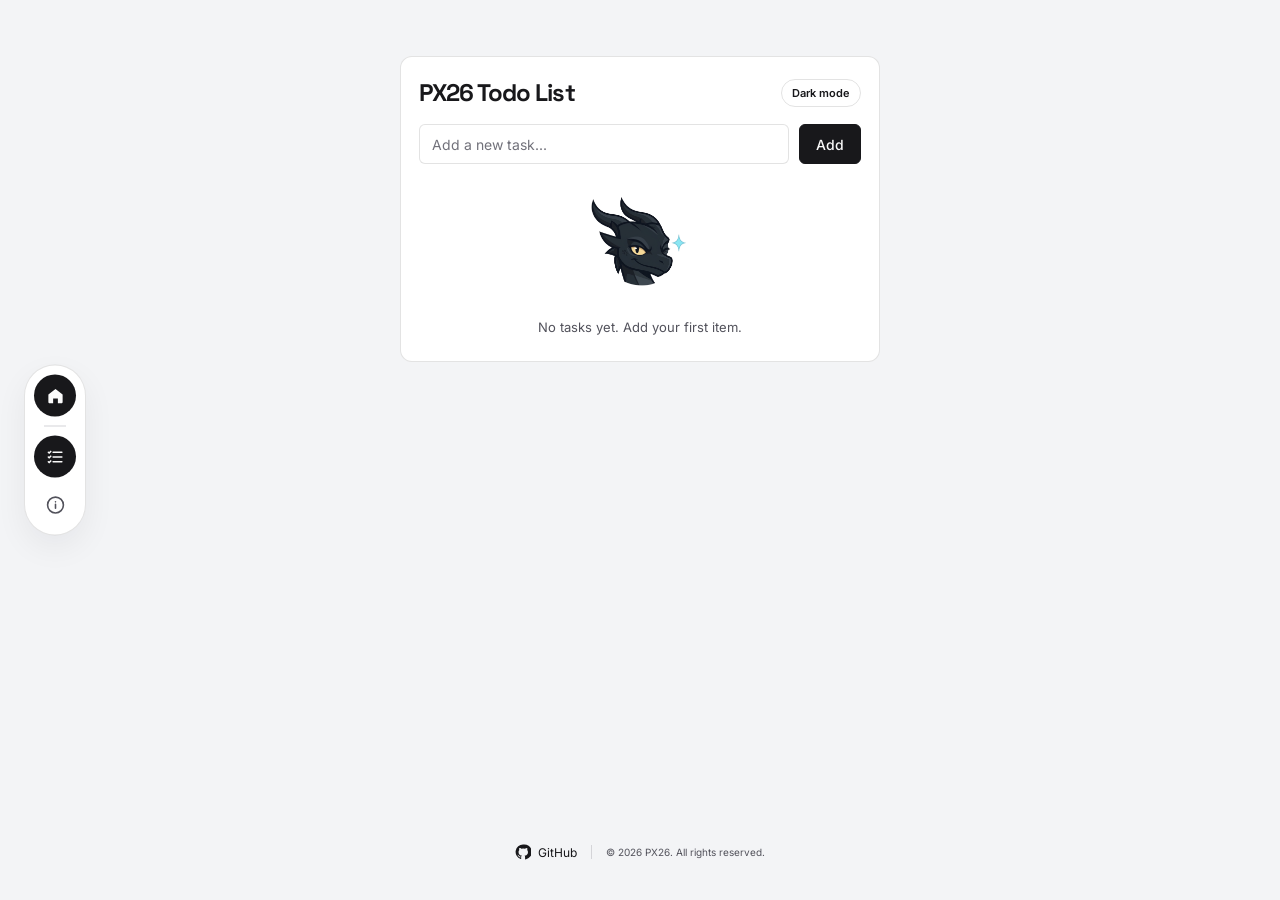
<file: index.html>
<!DOCTYPE html>
<html lang="en">
<head>
    <meta charset="UTF-8">
    <meta name="viewport" content="width=device-width, initial-scale=1.0">
    <title>PX26 Todo List</title>
    <link rel="preconnect" href="https://fonts.googleapis.com">
    <link rel="preconnect" href="https://fonts.gstatic.com" crossorigin>
    <link href="https://fonts.googleapis.com/css2?family=Inter:wght@400;500;600;700&family=Space+Grotesk:wght@500;600;700&display=swap" rel="stylesheet">
    <link rel="stylesheet" href="style.css">
</head>
<body data-theme="light">
    <main class="todo-container">
        <div class="todo-header">
            <h1>PX26 Todo List</h1>
            <button id="theme-toggle" class="theme-toggle" type="button" aria-label="Toggle theme" aria-pressed="false">
                <span class="theme-toggle-label">Dark mode</span>
            </button>
        </div>
        <form class="input-section" id="todo-form">
            <input type="text" id="todo-input" placeholder="Add a new task..." aria-label="New task" required>
            <button id="add-btn" type="submit">Add</button>
        </form>
        <section class="todo-tools" id="todo-tools" aria-label="Find and filter tasks" hidden>
            <label class="todo-search">
                <svg viewBox="0 0 24 24" fill="none" stroke="currentColor" stroke-width="2" stroke-linecap="round" aria-hidden="true">
                    <circle cx="11" cy="11" r="7"></circle>
                    <path d="m16 16 4 4"></path>
                </svg>
                <input id="todo-search" type="search" placeholder="Search tasks..." aria-label="Search tasks">
            </label>
            <div class="todo-filters" role="group" aria-label="Filter tasks">
                <button class="todo-filter is-active" type="button" data-filter="all" aria-pressed="true">
                    All <span class="todo-filter-count" id="todo-count-all">0</span>
                </button>
                <button class="todo-filter" type="button" data-filter="active" aria-pressed="false">
                    Active <span class="todo-filter-count" id="todo-count-active">0</span>
                </button>
                <button class="todo-filter" type="button" data-filter="done" aria-pressed="false">
                    Done <span class="todo-filter-count" id="todo-count-done">0</span>
                </button>
            </div>
            <div class="todo-view-toggle" role="group" aria-label="Task view">
                <button class="todo-view-button is-active" type="button" data-view="list" aria-pressed="true">List</button>
                <button class="todo-view-button" type="button" data-view="board" aria-pressed="false">Board</button>
            </div>
        </section>
        <ul id="todo-list" aria-live="polite">
            <li class="todo-empty-state" id="todo-empty-state">
                <img class="spark-mascot" src="assets/spark.png" alt="Spark, the PX26 dragon mascot">
                <span>No tasks yet. Add your first item.</span>
            </li>
        </ul>
        <div class="todo-no-results" id="todo-no-results" hidden>
            <img class="spark-search-mascot" src="assets/spark-search.png" alt="" aria-hidden="true">
            <span>No tasks match your search or filter.</span>
        </div>
        <p class="kanban-mobile-hint">Use the grip on a task card to drag it to another status.</p>
        <section class="kanban-board" id="kanban-board" aria-label="Task board" hidden>
            <section class="kanban-column" data-status="To Do" aria-label="To Do">
                <header class="kanban-column-header">
                    <h2>To Do</h2>
                    <span class="kanban-column-count">0</span>
                </header>
                <ul class="kanban-column-list" aria-label="Tasks to do"></ul>
                <p class="kanban-column-empty"><span class="kanban-drop-hint">Drop tasks here</span><span class="kanban-touch-hint">No tasks yet</span></p>
            </section>
            <section class="kanban-column" data-status="In Progress" aria-label="In Progress">
                <header class="kanban-column-header">
                    <h2>In Progress</h2>
                    <span class="kanban-column-count">0</span>
                </header>
                <ul class="kanban-column-list" aria-label="Tasks in progress"></ul>
                <p class="kanban-column-empty"><span class="kanban-drop-hint">Drop tasks here</span><span class="kanban-touch-hint">No tasks yet</span></p>
            </section>
            <section class="kanban-column" data-status="Done" aria-label="Done">
                <header class="kanban-column-header">
                    <h2>Done</h2>
                    <span class="kanban-column-count">0</span>
                </header>
                <ul class="kanban-column-list" aria-label="Completed tasks"></ul>
                <p class="kanban-column-empty"><span class="kanban-drop-hint">Drop tasks here</span><span class="kanban-touch-hint">No tasks yet</span></p>
            </section>
        </section>
    </main>
    <nav class="workspace-rail" aria-label="Workspace">
        <a class="workspace-rail__button workspace-rail__button--brand" href="index.html" aria-label="PX26 home" title="PX26 home">
            <svg viewBox="0 0 24 24" fill="currentColor" aria-hidden="true">
                <path d="M12 3 3 10v10a1 1 0 0 0 1 1h5v-6h6v6h5a1 1 0 0 0 1-1V10z"></path>
            </svg>
        </a>
        <span class="workspace-rail__separator" aria-hidden="true"></span>
        <a class="workspace-rail__button workspace-rail__button--active" href="index.html#todo-input" aria-label="Tasks" title="Tasks" aria-current="page">
            <svg viewBox="0 0 24 24" fill="none" stroke="currentColor" stroke-width="2" stroke-linecap="round" stroke-linejoin="round" aria-hidden="true">
                <path d="M9 6h11M9 12h11M9 18h11"></path>
                <path d="m3 6 1 1 2-2M3 12l1 1 2-2M3 18l1 1 2-2"></path>
            </svg>
        </a>
        <a class="workspace-rail__button" href="about.html" aria-label="About PX26" title="About PX26">
            <svg viewBox="0 0 24 24" fill="none" stroke="currentColor" stroke-width="2" stroke-linecap="round" stroke-linejoin="round" aria-hidden="true">
                <circle cx="12" cy="12" r="10"></circle>
                <path d="M12 11v5M12 8h.01"></path>
            </svg>
        </a>
    </nav>
    <footer class="site-footer">
        <a class="github-link" href="https://github.com/Timixx1/todo-list-px26" aria-label="PX26 Todo List on GitHub" target="_blank">
            <svg viewBox="0 0 24 24" aria-hidden="true">
                <path fill="currentColor"  d="M12 .9a11.1 11.1 0 0 0-3.51 21.63c.55.1.76-.24.76-.54v-2.08c-3.1.67-3.76-1.32-3.76-1.32-.5-1.28-1.23-1.62-1.23-1.62-1.01-.69.08-.68.08-.68 1.12.08 1.71 1.15 1.71 1.15 1 .1.77 2.03 3.6 1.44.1-.72.4-1.2.72-1.48-2.48-.28-5.09-1.24-5.09-5.52 0-1.22.44-2.22 1.15-3-.12-.28-.5-1.42.11-2.96 0 0 .94-.3 3.05 1.15a10.6 10.6 0 0 1 5.55 0c2.11-1.45 3.05-1.15 3.05-1.15.61 1.54.23 2.68.11 2.96.72.78 1.15 1.78 1.15 3.01 0 4.29-2.61 5.23-5.1 5.5.4.35.76 1.03.76 2.08v3.12c0 .3.2.65.77.54A11.1 11.1 0 0 0 12 .9Z" />
            </svg>
            <span>GitHub</span>
        </a>
        <span class="footer-divider" aria-hidden="true"></span>
        <small>© 2026 PX26. All rights reserved.</small>
    </footer>
    <script src="theme.js"></script>
    <script src="script.js"></script>
</body>
</html>
</file>
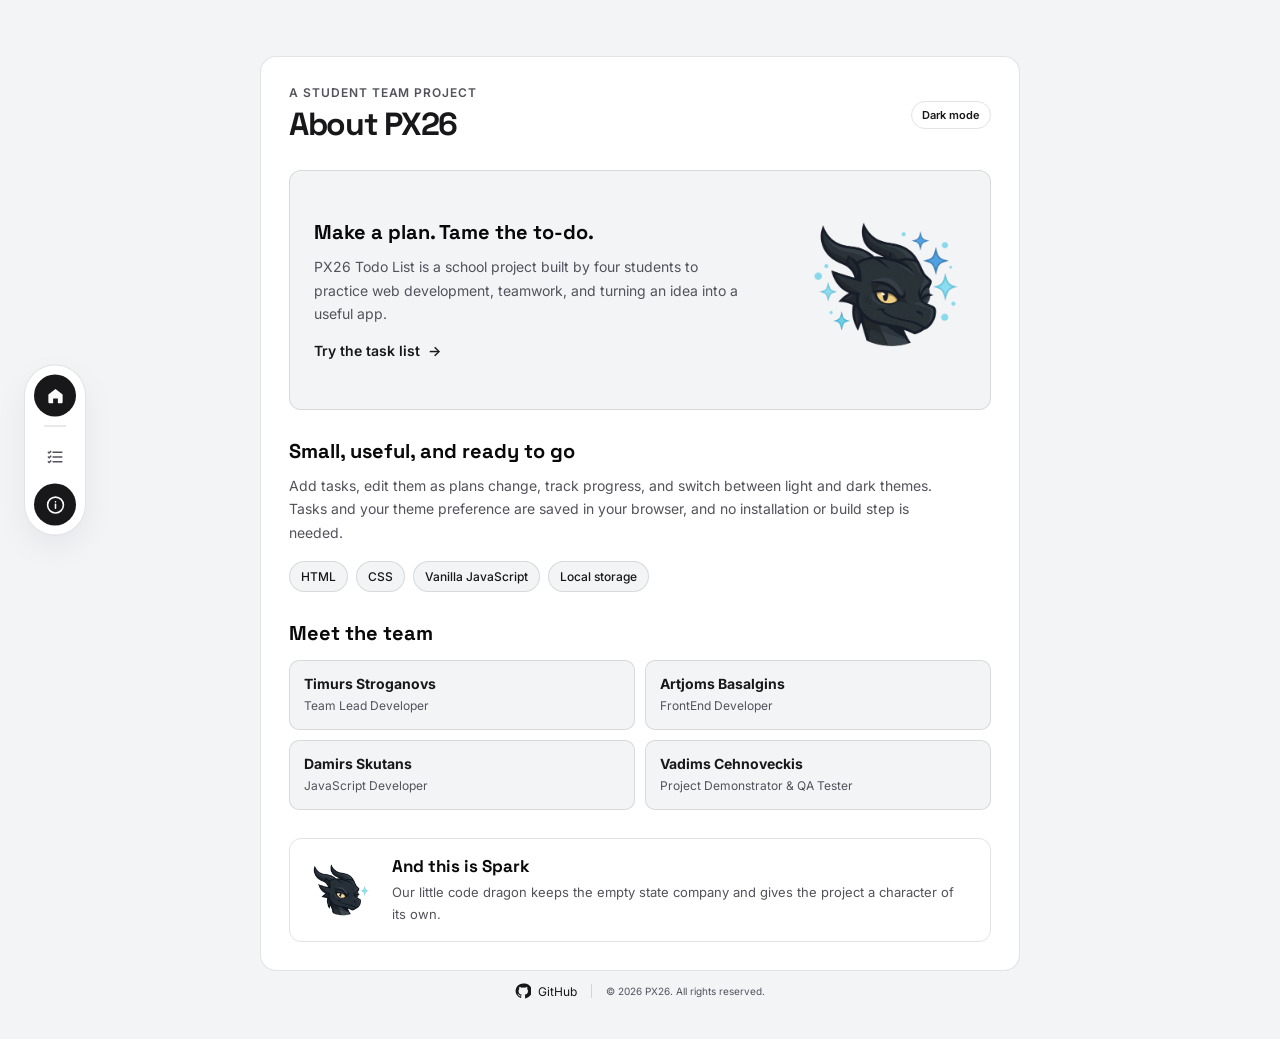
<file: about.html>
<!DOCTYPE html>
<html lang="en">
<head>
    <meta charset="UTF-8">
    <meta name="viewport" content="width=device-width, initial-scale=1.0">
    <meta name="description" content="Learn about PX26 Todo List, a student-built task manager, its team, and mascot Spark.">
    <title>About PX26 | PX26 Todo List</title>
    <link rel="preconnect" href="https://fonts.googleapis.com">
    <link rel="preconnect" href="https://fonts.gstatic.com" crossorigin>
    <link href="https://fonts.googleapis.com/css2?family=Inter:wght@400;500;600;700&family=Space+Grotesk:wght@500;600;700&display=swap" rel="stylesheet">
    <link rel="stylesheet" href="style.css">
</head>
<body class="page-about" data-theme="light">
    <main class="about-container">
        <header class="about-header">
            <div>
                <p class="eyebrow">A student team project</p>
                <h1>About PX26</h1>
            </div>
            <button id="theme-toggle" class="theme-toggle" type="button" aria-label="Toggle theme" aria-pressed="false">
                <span class="theme-toggle-label">Dark mode</span>
            </button>
        </header>

        <section class="about-intro">
            <div>
                <h2>Make a plan. Tame the to-do.</h2>
                <p>PX26 Todo List is a school project built by four students to practice web development, teamwork, and turning an idea into a useful app.</p>
                <a class="about-app-link" href="index.html#todo-input">Try the task list <span aria-hidden="true">→</span></a>
            </div>
            <img class="about-mascot" src="assets/spark-showcase.png" alt="Spark, the PX26 dragon mascot surrounded by blue sparkles">
        </section>

        <section class="about-section">
            <h2>Small, useful, and ready to go</h2>
            <p>Add tasks, edit them as plans change, track progress, and switch between light and dark themes. Tasks and your theme preference are saved in your browser, and no installation or build step is needed.</p>
            <div class="about-tags" aria-label="Project technologies">
                <span>HTML</span>
                <span>CSS</span>
                <span>Vanilla JavaScript</span>
                <span>Local storage</span>
            </div>
        </section>

        <section class="about-section">
            <h2>Meet the team</h2>
            <div class="team-grid">
                <article class="team-card">
                    <h3>Timurs Stroganovs</h3>
                    <p>Team Lead Developer</p>
                </article>
                <article class="team-card">
                    <h3>Artjoms Basalgins</h3>
                    <p>FrontEnd Developer</p>
                </article>
                <article class="team-card">
                    <h3>Damirs Skutans</h3>
                    <p>JavaScript Developer</p>
                </article>
                <article class="team-card">
                    <h3>Vadims Cehnoveckis</h3>
                    <p>Project Demonstrator &amp; QA Tester</p>
                </article>
            </div>
        </section>

        <section class="spark-note">
            <img src="assets/spark.png" alt="" aria-hidden="true">
            <div>
                <h2>And this is Spark</h2>
                <p>Our little code dragon keeps the empty state company and gives the project a character of its own.</p>
            </div>
        </section>
    </main>

    <nav class="workspace-rail" aria-label="Workspace">
        <a class="workspace-rail__button workspace-rail__button--brand" href="index.html" aria-label="PX26 home" title="PX26 home">
            <svg viewBox="0 0 24 24" fill="currentColor" aria-hidden="true">
                <path d="M12 3 3 10v10a1 1 0 0 0 1 1h5v-6h6v6h5a1 1 0 0 0 1-1V10z"></path>
            </svg>
        </a>
        <span class="workspace-rail__separator" aria-hidden="true"></span>
        <a class="workspace-rail__button" href="index.html#todo-input" aria-label="Tasks" title="Tasks">
            <svg viewBox="0 0 24 24" fill="none" stroke="currentColor" stroke-width="2" stroke-linecap="round" stroke-linejoin="round" aria-hidden="true">
                <path d="M9 6h11M9 12h11M9 18h11"></path>
                <path d="m3 6 1 1 2-2M3 12l1 1 2-2M3 18l1 1 2-2"></path>
            </svg>
        </a>
        <a class="workspace-rail__button workspace-rail__button--active" href="about.html" aria-label="About PX26" title="About PX26" aria-current="page">
            <svg viewBox="0 0 24 24" fill="none" stroke="currentColor" stroke-width="2" stroke-linecap="round" stroke-linejoin="round" aria-hidden="true">
                <circle cx="12" cy="12" r="10"></circle>
                <path d="M12 11v5M12 8h.01"></path>
            </svg>
        </a>
    </nav>

    <footer class="site-footer">
        <a class="github-link" href="https://github.com/Timixx1/todo-list-px26" aria-label="PX26 Todo List on GitHub" target="_blank" rel="noopener noreferrer">
            <svg viewBox="0 0 24 24" aria-hidden="true">
                <path fill="currentColor" d="M12 .9a11.1 11.1 0 0 0-3.51 21.63c.55.1.76-.24.76-.54v-2.08c-3.1.67-3.76-1.32-3.76-1.32-.5-1.28-1.23-1.62-1.23-1.62-1.01-.69.08-.68.08-.68 1.12.08 1.71 1.15 1.71 1.15 1 .1.77 2.03 3.6 1.44.1-.72.4-1.2.72-1.48-2.48-.28-5.09-1.24-5.09-5.52 0-1.22.44-2.22 1.15-3-.12-.28-.5-1.42.11-2.96 0 0 .94-.3 3.05 1.15a10.6 10.6 0 0 1 5.55 0c2.11-1.45 3.05-1.15 3.05-1.15.61 1.54.23 2.68.11 2.96.72.78 1.15 1.78 1.15 3.01 0 4.29-2.61 5.23-5.1 5.5.4.35.76 1.03.76 2.08v3.12c0 .3.2.65.77.54A11.1 11.1 0 0 0 12 .9Z"></path>
            </svg>
            <span>GitHub</span>
        </a>
        <span class="footer-divider" aria-hidden="true"></span>
        <small>© 2026 PX26. All rights reserved.</small>
    </footer>
    <script src="theme.js"></script>
</body>
</html>
</file>
<file: style.css>
:root {
    color-scheme: light;
    --bg: #f3f4f6;
    --bg-strong: #ffffff;
    --bg-soft: rgba(255, 255, 255, 0.88);
    --bg-input: #ffffff;
    --surface-border: rgba(24, 24, 27, 0.12);
    --text: #18181b;
    --text-strong: #09090b;
    --muted: #52525b;
    --placeholder: #71717a;
    --button-fill: #18181b;
    --button-text: #fafafa;
    --button-fill-alt: #f4f4f5;
    --button-text-alt: #18181b;
    --soft: #e4e4e7;
    --soft-strong: #d4d4d8;
    --todo-divider: #e5e7eb;
    --shadow: rgba(15, 23, 42, 0.06);
}

body[data-theme="dark"] {
    color-scheme: dark;
    --bg: #111827;
    --bg-strong: #1f2937;
    --bg-soft: rgba(31, 41, 55, 0.9);
    --bg-input: #0f172a;
    --surface-border: rgba(148, 163, 184, 0.2);
    --text: #f8fafc;
    --text-strong: #ffffff;
    --muted: #cbd5e1;
    --placeholder: #94a3b8;
    --button-fill: #f8fafc;
    --button-text: #0f172a;
    --button-fill-alt: #334155;
    --button-text-alt: #f8fafc;
    --soft: #334155;
    --soft-strong: #475569;
    --todo-divider: rgba(148, 163, 184, 0.2);
    --shadow: rgba(2, 6, 23, 0.36);
}

body {
    font-family: "Inter", "Segoe UI", sans-serif;
    position: relative;
    isolation: isolate;
    overflow-x: hidden;
    color: var(--text);
    background: var(--bg);
    display: flex;
    flex-direction: column;
    justify-content: space-between;
    align-items: center;
    min-height: 100vh;
    margin: 0;
    padding: 56px 16px 28px;
    box-sizing: border-box;
    transition: background-color 200ms ease, color 200ms ease;
}

body::before,
body::after {
    display: none;
}

.todo-container {
    background: var(--bg-strong);
    padding: 20px 18px 18px;
    border: 1px solid var(--surface-border);
    border-radius: 12px;
    box-shadow: none;
    width: 100%;
    max-width: 480px;
    box-sizing: border-box;
}

body.is-kanban-view .todo-container {
    max-width: 900px;
}

.workspace-rail {
    position: fixed;
    top: 50%;
    left: 24px;
    z-index: 5;
    display: flex;
    flex-direction: column;
    align-items: center;
    gap: 6px;
    padding: 9px;
    transform: translateY(-50%);
    border: 1px solid var(--surface-border);
    border-radius: 999px;
    background: var(--bg-strong);
    box-shadow: 0 12px 32px var(--shadow);
}

.workspace-rail__button {
    display: grid;
    place-items: center;
    width: 42px;
    height: 42px;
    border-radius: 50%;
    color: var(--muted);
    text-decoration: none;
    transition: background-color 180ms ease, color 180ms ease, transform 180ms ease;
}

.workspace-rail__button svg {
    width: 19px;
    height: 19px;
}

.workspace-rail__button:hover {
    transform: translateY(-1px);
    background: var(--button-fill-alt);
    color: var(--button-text-alt);
}

.workspace-rail__button--brand,
.workspace-rail__button--active,
.workspace-rail__button--active:hover {
    background: var(--button-fill);
    color: var(--button-text);
}

.workspace-rail__button:focus-visible {
    outline: 2px solid var(--soft-strong);
    outline-offset: 2px;
}

.workspace-rail__separator {
    width: 22px;
    height: 1px;
    margin: 3px 0;
    background: var(--soft-strong);
}

.todo-header {
    display: flex;
    align-items: center;
    justify-content: space-between;
    gap: 12px;
    margin-bottom: 16px;
}

.theme-toggle {
    border: 1px solid var(--surface-border);
    border-radius: 999px;
    background: transparent;
    color: var(--text);
    font: inherit;
    font-size: 11px;
    font-weight: 600;
    padding: 6px 10px;
    cursor: pointer;
    transition: opacity 150ms ease, border-color 150ms ease;
}

.theme-toggle:hover {
    border-color: var(--soft-strong);
    opacity: 0.9;
}

.site-footer {
    display: flex;
    align-items: center;
    justify-content: center;
    gap: 14px;
    width: 100%;
    max-width: 480px;
    margin-top: auto;
    padding: 12px 0;
    border: 0;
    border-radius: 0;
    background: transparent;
    color: var(--muted);
    font-size: 12px;
    box-sizing: border-box;
}

.github-link {
    display: inline-flex;
    align-items: center;
    gap: 7px;
    color: var(--text);
    text-decoration: none;
    transition: color 150ms ease;
}

.github-link:hover {
    color: var(--text-strong);
}

.github-link:focus-visible {
    outline: 2px solid var(--soft-strong);
    outline-offset: 4px;
    border-radius: 2px;
}

.github-link svg {
    width: 16px;
    height: 16px;
}

.footer-divider {
    width: 1px;
    height: 14px;
    background: var(--soft-strong);
}

h1 {
    margin: 0;
    font-family: "Space Grotesk", "Segoe UI", sans-serif;
    font-weight: 700;
    font-size: 24px;
    line-height: 1.3;
    letter-spacing: -0.04em;
}

.about-container {
    width: 100%;
    max-width: 760px;
    padding: 28px;
    border: 1px solid var(--surface-border);
    border-radius: 16px;
    background: var(--bg-strong);
    box-sizing: border-box;
}

.about-header {
    display: flex;
    align-items: center;
    justify-content: space-between;
    gap: 16px;
    margin-bottom: 24px;
}

.about-header h1 {
    font-size: 32px;
}

.eyebrow {
    margin: 0 0 4px;
    color: var(--muted);
    font-size: 12px;
    font-weight: 600;
    letter-spacing: 0.08em;
    text-transform: uppercase;
}

.about-intro {
    display: flex;
    align-items: center;
    justify-content: space-between;
    gap: 24px;
    min-height: 190px;
    padding: 24px;
    overflow: hidden;
    border: 1px solid var(--surface-border);
    border-radius: 12px;
    background: var(--bg);
}

.about-intro > div {
    max-width: 430px;
}

.about-intro h2,
.about-section h2,
.spark-note h2 {
    margin: 0;
    color: var(--text-strong);
    font-family: "Space Grotesk", "Segoe UI", sans-serif;
    font-size: 20px;
    line-height: 1.3;
}

.about-intro p,
.about-section > p,
.spark-note p {
    margin: 10px 0 0;
    color: var(--muted);
    font-size: 14px;
    line-height: 1.7;
}

.about-mascot {
    display: block;
    flex: 0 0 auto;
    width: 160px;
    height: 160px;
    object-fit: contain;
}

.about-app-link {
    display: inline-flex;
    align-items: center;
    gap: 8px;
    margin-top: 16px;
    color: var(--text);
    font-size: 14px;
    font-weight: 600;
    text-decoration: none;
}

.about-app-link:hover {
    color: var(--muted);
}

.about-section {
    margin-top: 28px;
}

.about-section > p {
    max-width: 650px;
}

.about-tags {
    display: flex;
    flex-wrap: wrap;
    gap: 8px;
    margin-top: 16px;
}

.about-tags span {
    padding: 7px 11px;
    border: 1px solid var(--surface-border);
    border-radius: 999px;
    background: var(--bg);
    color: var(--text);
    cursor: default;
    font-size: 12px;
    font-weight: 500;
    transition: transform 180ms ease, box-shadow 180ms ease, border-color 180ms ease;
}

.about-tags span:hover {
    transform: translateY(-3px);
    border-color: var(--muted);
    box-shadow: 0 5px 12px rgba(14, 17, 22, 0.12);
}

.team-grid {
    display: grid;
    grid-template-columns: repeat(2, minmax(0, 1fr));
    gap: 10px;
    margin-top: 14px;
}

.team-card {
    padding: 14px;
    border: 1px solid var(--surface-border);
    border-radius: 10px;
    background: var(--bg);
}

.team-card h3 {
    margin: 0;
    color: var(--text);
    font-size: 14px;
}

.team-card p {
    margin: 5px 0 0;
    color: var(--muted);
    font-size: 12px;
    line-height: 1.5;
}

.spark-note {
    display: flex;
    align-items: center;
    gap: 18px;
    margin-top: 28px;
    padding: 16px 20px;
    border: 1px solid var(--surface-border);
    border-radius: 12px;
}

.spark-note img {
    width: 64px;
    height: 64px;
    object-fit: contain;
}

.spark-note h2 {
    font-size: 17px;
}

.spark-note p {
    margin-top: 4px;
    font-size: 13px;
}

.page-about .site-footer {
    max-width: 760px;
}

.input-section {
    display: flex;
    gap: 10px;
}

.todo-tools {
    display: flex;
    flex-wrap: wrap;
    align-items: center;
    justify-content: space-between;
    gap: 10px;
    margin-top: 14px;
}

.todo-tools[hidden],
.todo-item[hidden],
.todo-no-results[hidden] {
    display: none;
}

.todo-search {
    display: flex;
    align-items: center;
    gap: 7px;
    flex: 1;
    min-width: 100px;
    height: 34px;
    padding: 0 9px;
    border: 1px solid var(--surface-border);
    border-radius: 7px;
    background: var(--bg-input);
    color: var(--muted);
    box-sizing: border-box;
}

.todo-search svg {
    flex: 0 0 auto;
    width: 15px;
    height: 15px;
}

#todo-search {
    width: 100%;
    min-width: 0;
    padding: 0;
    border: 0;
    outline: 0;
    background: transparent;
    color: var(--text);
    font: inherit;
    font-size: 12px;
}

#todo-search::placeholder {
    color: var(--placeholder);
}

.todo-search:focus-within {
    outline: 2px solid var(--soft-strong);
    outline-offset: 2px;
}

.todo-search input::-webkit-search-cancel-button {
    cursor: pointer;
}

.todo-filters {
    display: inline-flex;
    flex: 0 0 auto;
    gap: 2px;
    padding: 3px;
    border: 1px solid var(--surface-border);
    border-radius: 9px;
    background: var(--bg);
}

.todo-filter {
    display: inline-flex;
    align-items: center;
    justify-content: center;
    gap: 5px;
    min-height: 26px;
    padding: 0 7px;
    border: 0;
    border-radius: 6px;
    background: transparent;
    color: var(--muted);
    font: inherit;
    font-size: 10px;
    font-weight: 600;
    cursor: pointer;
    transition: background-color 150ms ease, color 150ms ease;
}

.todo-filter:hover {
    color: var(--text);
}

.todo-filter.is-active {
    background: var(--bg-strong);
    color: var(--text);
    box-shadow: 0 1px 2px var(--shadow);
}

.todo-filter-count {
    color: var(--placeholder);
    font-size: 9px;
    font-variant-numeric: tabular-nums;
}

.todo-view-toggle {
    display: inline-flex;
    flex: 0 0 auto;
    gap: 2px;
    padding: 3px;
    border: 1px solid var(--surface-border);
    border-radius: 9px;
    background: var(--bg);
}

.todo-view-button {
    min-height: 26px;
    padding: 0 9px;
    border: 0;
    border-radius: 6px;
    background: transparent;
    color: var(--muted);
    font: inherit;
    font-size: 10px;
    font-weight: 600;
    cursor: pointer;
}

.todo-view-button:hover {
    color: var(--text);
}

.todo-view-button.is-active {
    background: var(--bg-strong);
    color: var(--text);
    box-shadow: 0 1px 2px var(--shadow);
}

#todo-input {
    flex: 1;
    min-width: 0;
    height: 40px;
    padding: 0 12px;
    border: 1px solid var(--surface-border);
    border-radius: 6px;
    background: var(--bg-input);
    color: var(--text);
    font: inherit;
    font-size: 14px;
    box-sizing: border-box;
}

#todo-input::placeholder {
    color: var(--placeholder);
}

#todo-input:focus-visible,
.todo-status:focus-visible,
button:focus-visible {
    outline: 2px solid var(--soft-strong);
    outline-offset: 2px;
}

#add-btn {
    height: 40px;
    padding: 0 16px;
    border: 1px solid var(--button-fill);
    border-radius: 6px;
    background: var(--button-fill);
    color: var(--button-text);
    font: inherit;
    font-size: 14px;
    font-weight: 500;
    cursor: pointer;
    transition: background-color 150ms ease, transform 150ms ease, border-color 150ms ease;
}

#add-btn:hover {
    background: var(--button-fill-alt);
    color: var(--button-text-alt);
}

#add-btn:active {
    transform: scale(0.98);
}

#todo-list {
    list-style: none;
    margin: 16px 0 0;
    padding: 0;
}

#todo-list[hidden],
.kanban-board[hidden],
.kanban-mobile-hint[hidden] {
    display: none;
}

.kanban-mobile-hint {
    display: none;
}

.kanban-board {
    display: grid;
    width: 100%;
    max-width: 840px;
    grid-template-columns: repeat(3, minmax(0, 1fr));
    align-items: stretch;
    gap: 14px;
    margin: 24px auto 0;
}

.kanban-column {
    position: relative;
    display: flex;
    flex-direction: column;
    min-width: 0;
    min-height: 270px;
    padding: 15px;
    border: 1px solid var(--surface-border);
    border-radius: 14px;
    background: var(--bg-soft);
    box-shadow: 0 8px 24px var(--shadow);
    transition: border-color 180ms ease, background-color 180ms ease, box-shadow 180ms ease;
}

.kanban-column::before {
    position: absolute;
    top: 0;
    right: 16px;
    left: 16px;
    height: 3px;
    border-radius: 0 0 999px 999px;
    background: var(--column-accent);
    content: "";
}

.kanban-column.is-drop-target {
    border-color: #60a5fa;
    background: color-mix(in srgb, var(--bg) 88%, #60a5fa);
    box-shadow: 0 0 0 3px rgba(96, 165, 250, 0.15);
}

.kanban-column[data-status="To Do"] {
    --column-accent: #60a5fa;
}

.kanban-column[data-status="In Progress"] {
    --column-accent: #facc15;
}

.kanban-column[data-status="Done"] {
    --column-accent: #22c55e;
}

.kanban-column-header {
    display: flex;
    align-items: center;
    justify-content: space-between;
    gap: 8px;
    padding: 4px 0 12px;
    border-bottom: 1px solid var(--todo-divider);
}

.kanban-column-header h2 {
    margin: 0;
    color: var(--text);
    font-family: "Inter", "Segoe UI", sans-serif;
    font-size: 14px;
    font-weight: 700;
}

.kanban-column-count {
    display: grid;
    min-width: 22px;
    height: 22px;
    padding: 0 5px;
    place-items: center;
    border-radius: 999px;
    background: var(--bg-strong);
    color: var(--muted);
    font-size: 10px;
    font-variant-numeric: tabular-nums;
}

.kanban-column-list {
    display: grid;
    grid-auto-rows: max-content;
    align-content: start;
    flex: 1;
    gap: 11px;
    min-height: 150px;
    margin: 12px 0 0;
    padding: 0;
    list-style: none;
}

.kanban-column-empty {
    margin: auto 0 0;
    padding: 12px 8px;
    border: 1px dashed var(--surface-border);
    border-radius: 9px;
    color: var(--placeholder);
    font-size: 11px;
    text-align: center;
}

.todo-drag-handle {
    display: none;
}

.kanban-column-empty[hidden] {
    display: none;
}

.kanban-touch-hint {
    display: none;
}

.kanban-board .todo-item {
    display: grid;
    grid-template-columns: minmax(0, 1fr) auto;
    align-items: center;
    gap: 13px 7px;
    min-height: 0;
    padding: 14px;
    border: 1px solid var(--surface-border);
    border-radius: 10px;
    background: var(--bg-strong);
    box-shadow: 0 3px 10px var(--shadow);
    cursor: grab;
    transition: transform 160ms ease, box-shadow 160ms ease, border-color 160ms ease, opacity 160ms ease;
}

.kanban-board .todo-item:hover {
    transform: translateY(-2px);
    border-color: var(--soft-strong);
    box-shadow: 0 8px 18px var(--shadow);
}

.kanban-board .todo-item:active {
    cursor: grabbing;
}

.kanban-board .todo-drag-handle {
    display: none;
    grid-column: 1 / -1;
    justify-self: end;
    place-items: center;
    width: 32px;
    min-height: 32px;
    margin-bottom: -8px;
    border: 1px solid var(--surface-border);
    border-radius: 7px;
    background: var(--bg);
    color: var(--muted);
    font: inherit;
    font-size: 18px;
    line-height: 1;
    cursor: grab;
}

.kanban-board .todo-drag-handle:active {
    cursor: grabbing;
}

.kanban-board .todo-item.is-dragging {
    opacity: 0.45;
}

.kanban-board .todo-item.is-touch-dragging {
    z-index: 2;
    pointer-events: none;
    opacity: 0.72;
    box-shadow: 0 12px 26px var(--shadow);
    transition: none;
}

.kanban-board .todo-text,
.kanban-board .todo-edit-input {
    grid-column: 1 / -1;
}

.kanban-board .todo-status {
    min-width: 0;
    max-width: 100%;
    width: 150px;
    min-height: 40px;
    padding-right: 20px;
    font-size: 11px;
}

.kanban-board .todo-actions {
    justify-content: flex-end;
    gap: 6px;
}

.kanban-board .todo-edit,
.kanban-board .todo-delete,
.kanban-board .todo-save,
.kanban-board .todo-cancel {
    min-width: 40px;
    min-height: 40px;
}

.is-kanban-view #todo-list {
    margin-top: 18px;
}

.kanban-board .todo-item.is-delete-pending,
.kanban-board .todo-item.is-removing {
    min-height: 0;
    padding-top: 0;
    padding-bottom: 0;
}

.todo-empty-state {
    margin: 0;
    padding: 13px 0 8px;
    color: var(--muted);
    font-size: 13px;
    text-align: center;
    list-style: none;
}

.todo-no-results {
    display: flex;
    align-items: center;
    justify-content: center;
    flex-direction: column;
    padding: 16px 0;
    color: var(--muted);
    font-size: 13px;
    text-align: center;
}

.spark-search-mascot {
    display: block;
    width: 118px;
    max-width: 100%;
    height: auto;
    margin: 0 auto 8px;
}

.spark-mascot {
    display: block;
    width: 110px;
    max-width: 100%;
    height: auto;
    margin: 0 auto 29px;
}

.todo-item {
    display: flex;
    justify-content: space-between;
    align-items: center;
    gap: 10px;
    min-height: 48px;
    border-bottom: 1px solid var(--todo-divider);
}

.todo-item.is-entering {
    animation: todo-enter 220ms ease-out both;
}

.todo-item.is-removing,
.todo-item.is-delete-pending {
    min-height: 0;
    overflow: hidden;
    border-bottom-width: 0;
    opacity: 0;
    transform: translateX(12px);
    transition: height 220ms ease, opacity 180ms ease, transform 180ms ease, border-bottom-width 220ms ease;
}

.todo-item:last-child {
    border-bottom: 0;
}

@keyframes todo-enter {
    from {
        opacity: 0;
        transform: translateY(8px) scale(0.99);
    }

    to {
        opacity: 1;
        transform: translateY(0) scale(1);
    }
}

.todo-text {
    flex: 1;
    min-width: 0;
    overflow-wrap: anywhere;
}

.todo-edit-input {
    flex: 1;
    min-width: 0;
    height: 34px;
    padding: 0 9px;
    border: 1px solid var(--soft-strong);
    border-radius: 6px;
    background: var(--bg-input);
    color: var(--text);
    font: inherit;
    font-size: 14px;
}

.todo-edit-input:focus-visible {
    outline: 2px solid var(--soft-strong);
    outline-offset: 2px;
}

.todo-actions {
    display: flex;
    align-items: center;
    gap: 4px;
    flex-shrink: 0;
}

.todo-delete-confirmation {
    position: fixed;
    right: 24px;
    bottom: 24px;
    z-index: 10;
    display: flex;
    flex-wrap: wrap;
    align-items: center;
    gap: 6px 10px;
    width: min(360px, calc(100vw - 32px));
    padding: 14px 16px;
    border: 1px solid var(--surface-border);
    border-radius: 12px;
    background: var(--bg-strong);
    box-shadow: 0 12px 32px rgba(14, 17, 22, 0.2);
    font-size: 12px;
    animation: todo-notice-enter 180ms ease-out both;
}

.todo-delete-confirmation[hidden] {
    display: none;
}

@keyframes todo-notice-enter {
    from {
        opacity: 0;
        transform: translateY(8px);
    }

    to {
        opacity: 1;
        transform: translateY(0);
    }
}

.todo-delete-message {
    color: var(--text);
    font-weight: 600;
}

.todo-delete-countdown {
    color: var(--muted);
    font-variant-numeric: tabular-nums;
}

.todo-undo-delete {
    min-height: 30px;
    margin-left: auto;
    padding: 0 9px;
    border: 1px solid var(--soft-strong);
    border-radius: 6px;
    background: var(--button-fill-alt);
    color: var(--button-text-alt);
    font: inherit;
    font-size: 12px;
    cursor: pointer;
}

.todo-undo-delete:hover {
    background: var(--soft-strong);
    color: var(--text-strong);
}

@media (max-width: 480px) {
    .todo-delete-confirmation {
        right: 16px;
        bottom: 16px;
    }
}

.todo-item [hidden] {
    display: none;
}

.todo-edit,
.todo-save,
.todo-cancel {
    min-height: 32px;
    padding: 0 9px;
    border: 1px solid var(--soft-strong);
    border-radius: 6px;
    background: var(--button-fill-alt);
    color: var(--button-text-alt);
    font: inherit;
    font-size: 12px;
    cursor: pointer;
    transition: background-color 150ms ease, color 150ms ease;
}

.todo-edit:hover,
.todo-cancel:hover {
    background: var(--soft-strong);
    color: var(--text-strong);
}

.todo-save {
    border-color: var(--button-fill);
    background: var(--button-fill);
    color: var(--button-text);
}

.todo-save:hover {
    background: var(--button-fill-alt);
    color: var(--button-text-alt);
}

.todo-status {
    flex-shrink: 0;
    height: 32px;
    padding: 0 28px 0 10px;
    border: 1px solid var(--soft-strong);
    border-radius: 6px;
    background: var(--button-fill-alt);
    color: var(--text);
    font: inherit;
    font-size: 12px;
    cursor: pointer;
}

.todo-item[data-status="To Do"] .todo-status {
    border-color: #60a5fa;
    background-color: #dbeafe;
    color: #1d4ed8;
}

.todo-item[data-status="In Progress"] .todo-status {
    border-color: #facc15;
    background-color: #fef3c7;
    color: #92400e;
}

.todo-item[data-status="Done"] .todo-status {
    border-color: #22c55e;
    background-color: #dcfce7;
    color: #166534;
}

.todo-delete {
    flex-shrink: 0;
    width: 32px;
    height: 32px;
    padding: 0;
    border: 1px solid transparent;
    border-radius: 6px;
    background: transparent;
    color: var(--muted);
    cursor: pointer;
    font-size: 22px;
    line-height: 1;
    transition: background-color 150ms ease, color 150ms ease;
}

.todo-delete:hover {
    background: var(--soft);
    color: var(--text);
}

.todo-item[data-status="Done"] .todo-text {
    color: var(--muted);
    text-decoration: line-through;
}

@media (max-width: 480px) {
    body {
        padding-top: 32px;
    }

    .todo-container {
        padding: 20px;
    }

    .todo-tools {
        align-items: stretch;
        flex-direction: column;
    }

    .todo-search {
        flex: 0 0 34px;
    }

    .todo-filters {
        align-self: flex-start;
    }
}

@media (max-width: 760px) {
    body.is-kanban-view .todo-container {
        max-width: 680px;
    }

    .kanban-board {
        grid-template-columns: repeat(2, minmax(0, 1fr));
    }

    .kanban-column {
        min-height: 240px;
    }
}

@media (max-width: 640px) {
    body {
        padding: 32px 16px 28px;
    }

    body.is-kanban-view .todo-container {
        max-width: 480px;
    }

    .kanban-board {
        grid-auto-flow: row;
        grid-template-columns: minmax(0, 1fr);
        gap: 10px;
        max-width: none;
        margin-top: 16px;
        padding: 0;
        overflow: visible;
    }

    .kanban-column {
        min-width: 0;
        min-height: 0;
        padding: 12px;
        border-radius: 11px;
    }

    .kanban-column-list {
        flex: 0 1 auto;
        min-height: 8px;
        margin-top: 8px;
    }

    .kanban-column-empty {
        margin: 8px 0 0;
        padding: 8px;
    }

    .kanban-mobile-hint:not([hidden]) {
        display: block;
        margin: 12px 0 0;
        color: var(--muted);
        font-size: 12px;
        line-height: 1.5;
        text-align: left;
    }

    .kanban-board .todo-item {
        grid-template-columns: minmax(0, 1fr);
        align-items: stretch;
        gap: 10px;
        padding: 13px;
        border-radius: 9px;
    }

    .kanban-board .todo-text,
    .kanban-board .todo-edit-input {
        grid-column: 1;
    }

    .kanban-board .todo-status {
        grid-column: 1;
        width: 100%;
        min-height: 42px;
        box-sizing: border-box;
        font-size: 12px;
    }

    .kanban-board .todo-actions {
        grid-column: 1;
        justify-content: flex-end;
        gap: 8px;
        width: 100%;
    }

    .kanban-board .todo-drag-handle {
        display: inline-grid;
        grid-column: 1;
        justify-self: end;
        width: 40px;
        min-width: 40px;
        min-height: 40px;
        margin: 0;
        touch-action: none;
        user-select: none;
        -webkit-user-select: none;
    }

    .kanban-board .todo-edit,
    .kanban-board .todo-delete,
    .kanban-board .todo-save,
    .kanban-board .todo-cancel {
        min-width: 40px;
        min-height: 40px;
    }

    .workspace-rail {
        position: static;
        flex-direction: row;
        margin: 20px auto 0;
        transform: none;
    }

    .workspace-rail__separator {
        width: 1px;
        height: 22px;
        margin: 0 3px;
    }

    .about-container {
        padding: 20px;
    }

    .about-header h1 {
        font-size: 27px;
    }

    .about-intro {
        gap: 10px;
        padding: 18px;
    }

    .about-mascot {
        width: 112px;
        height: 112px;
    }
}

@media (max-width: 420px) {
    .about-intro {
        align-items: flex-start;
    }

    .about-mascot {
        width: 84px;
        height: 84px;
    }

    .team-grid {
        grid-template-columns: 1fr;
    }
}

@media (prefers-reduced-motion: reduce) {
    *,
    *::before,
    *::after {
        scroll-behavior: auto !important;
        animation-duration: 0.01ms !important;
        animation-iteration-count: 1 !important;
        transition-duration: 0.01ms !important;
    }
}
</file>
